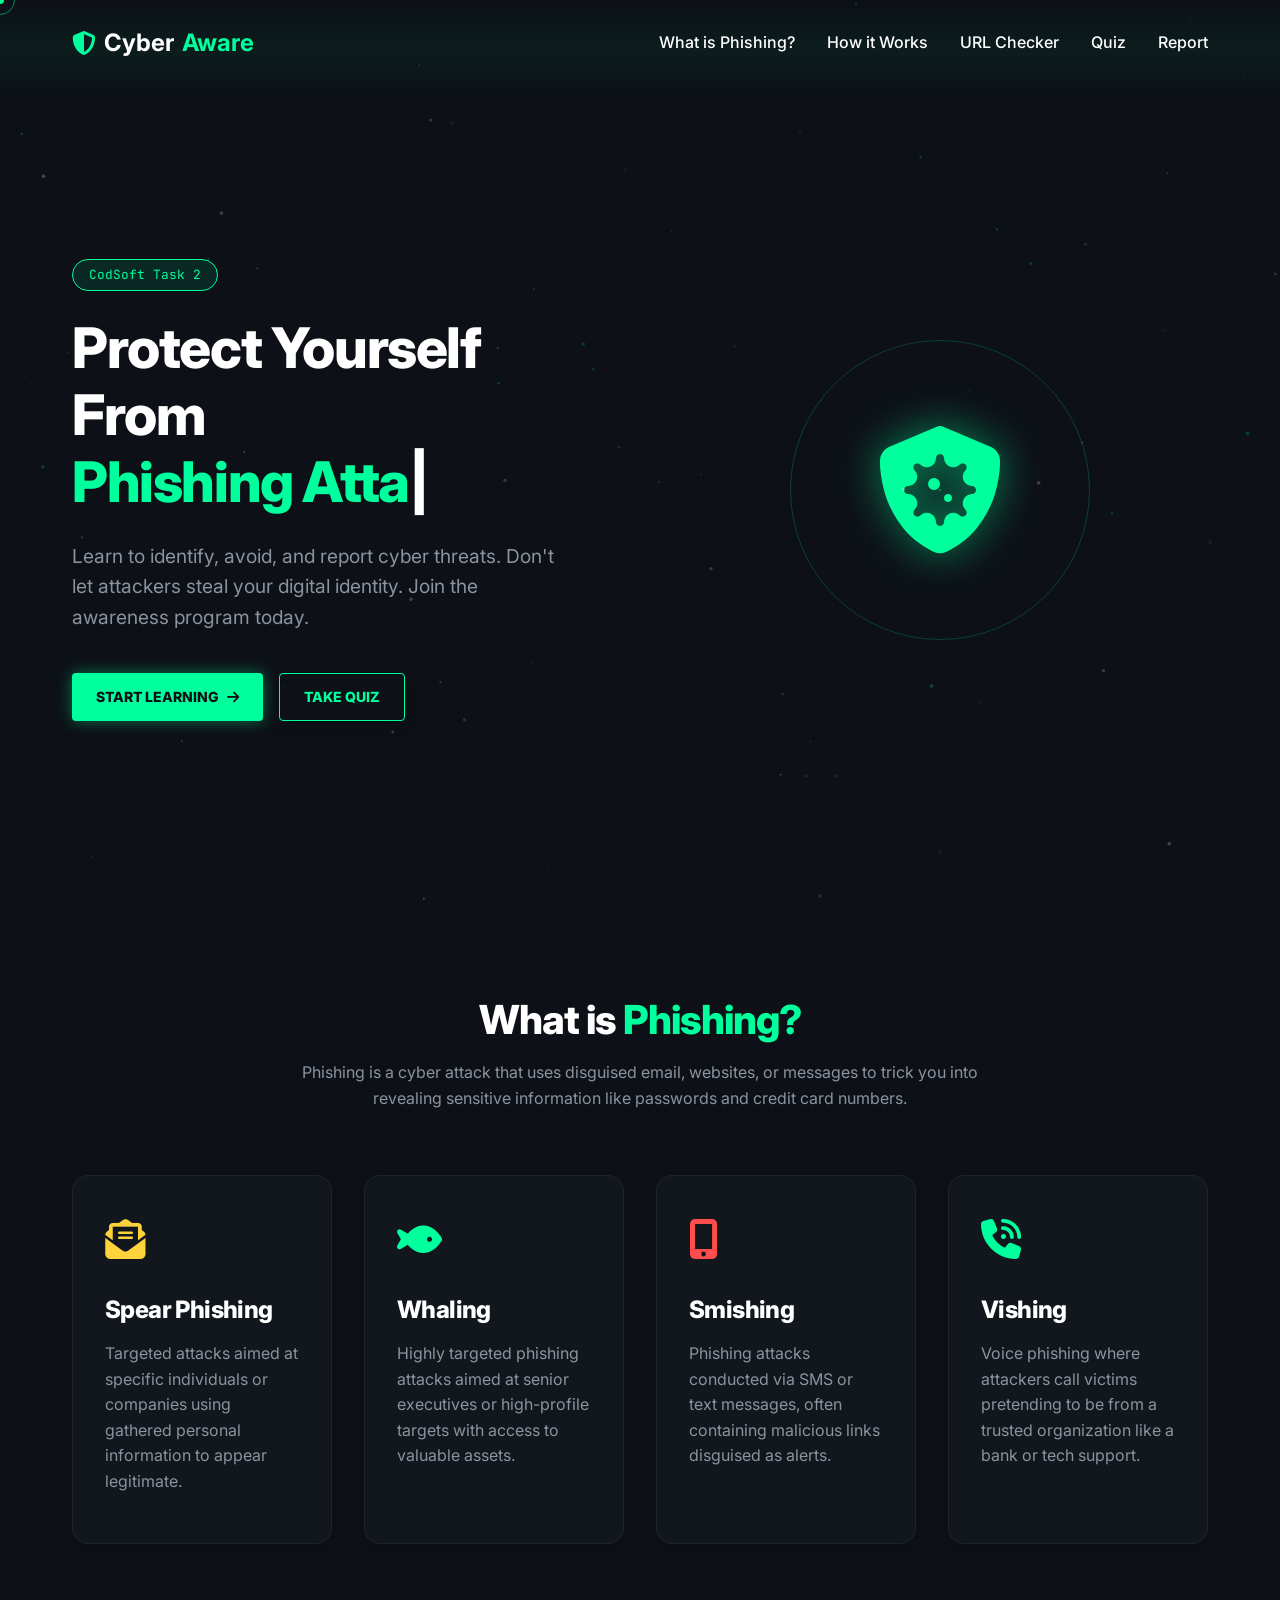
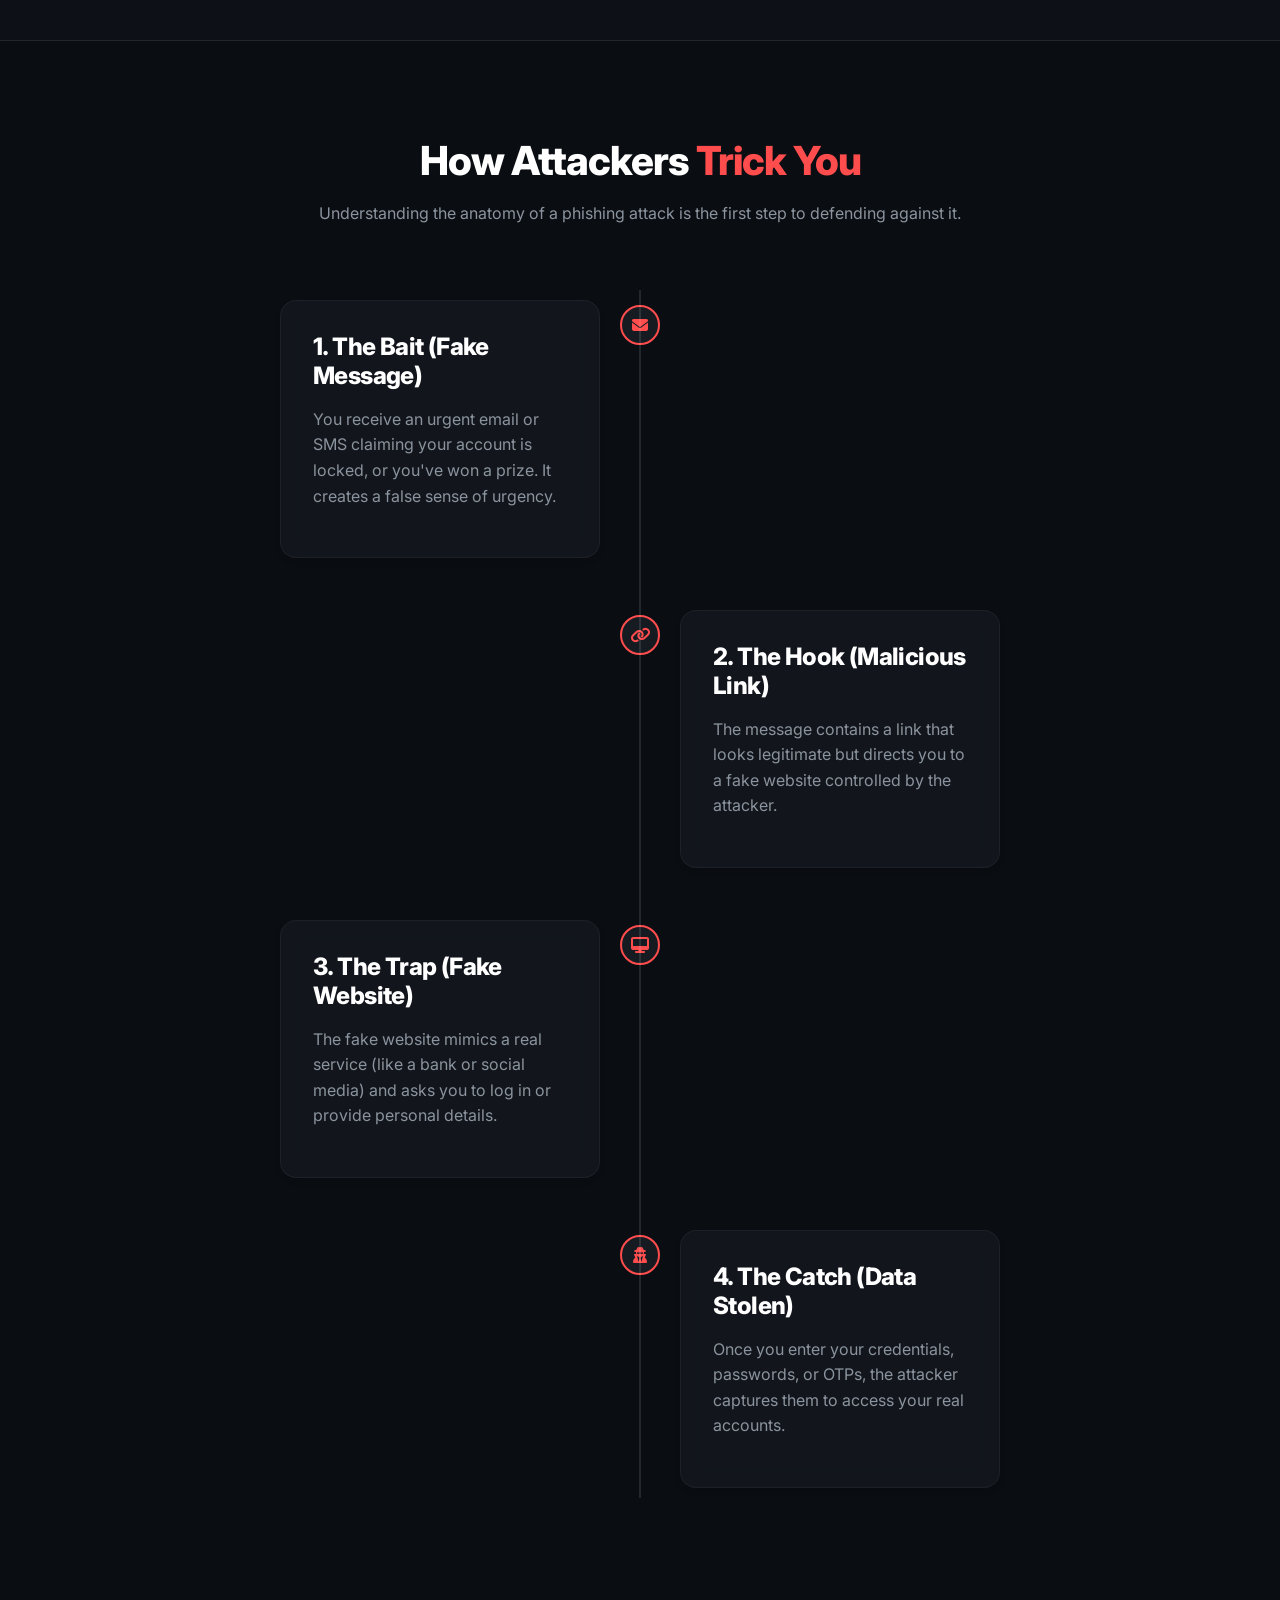
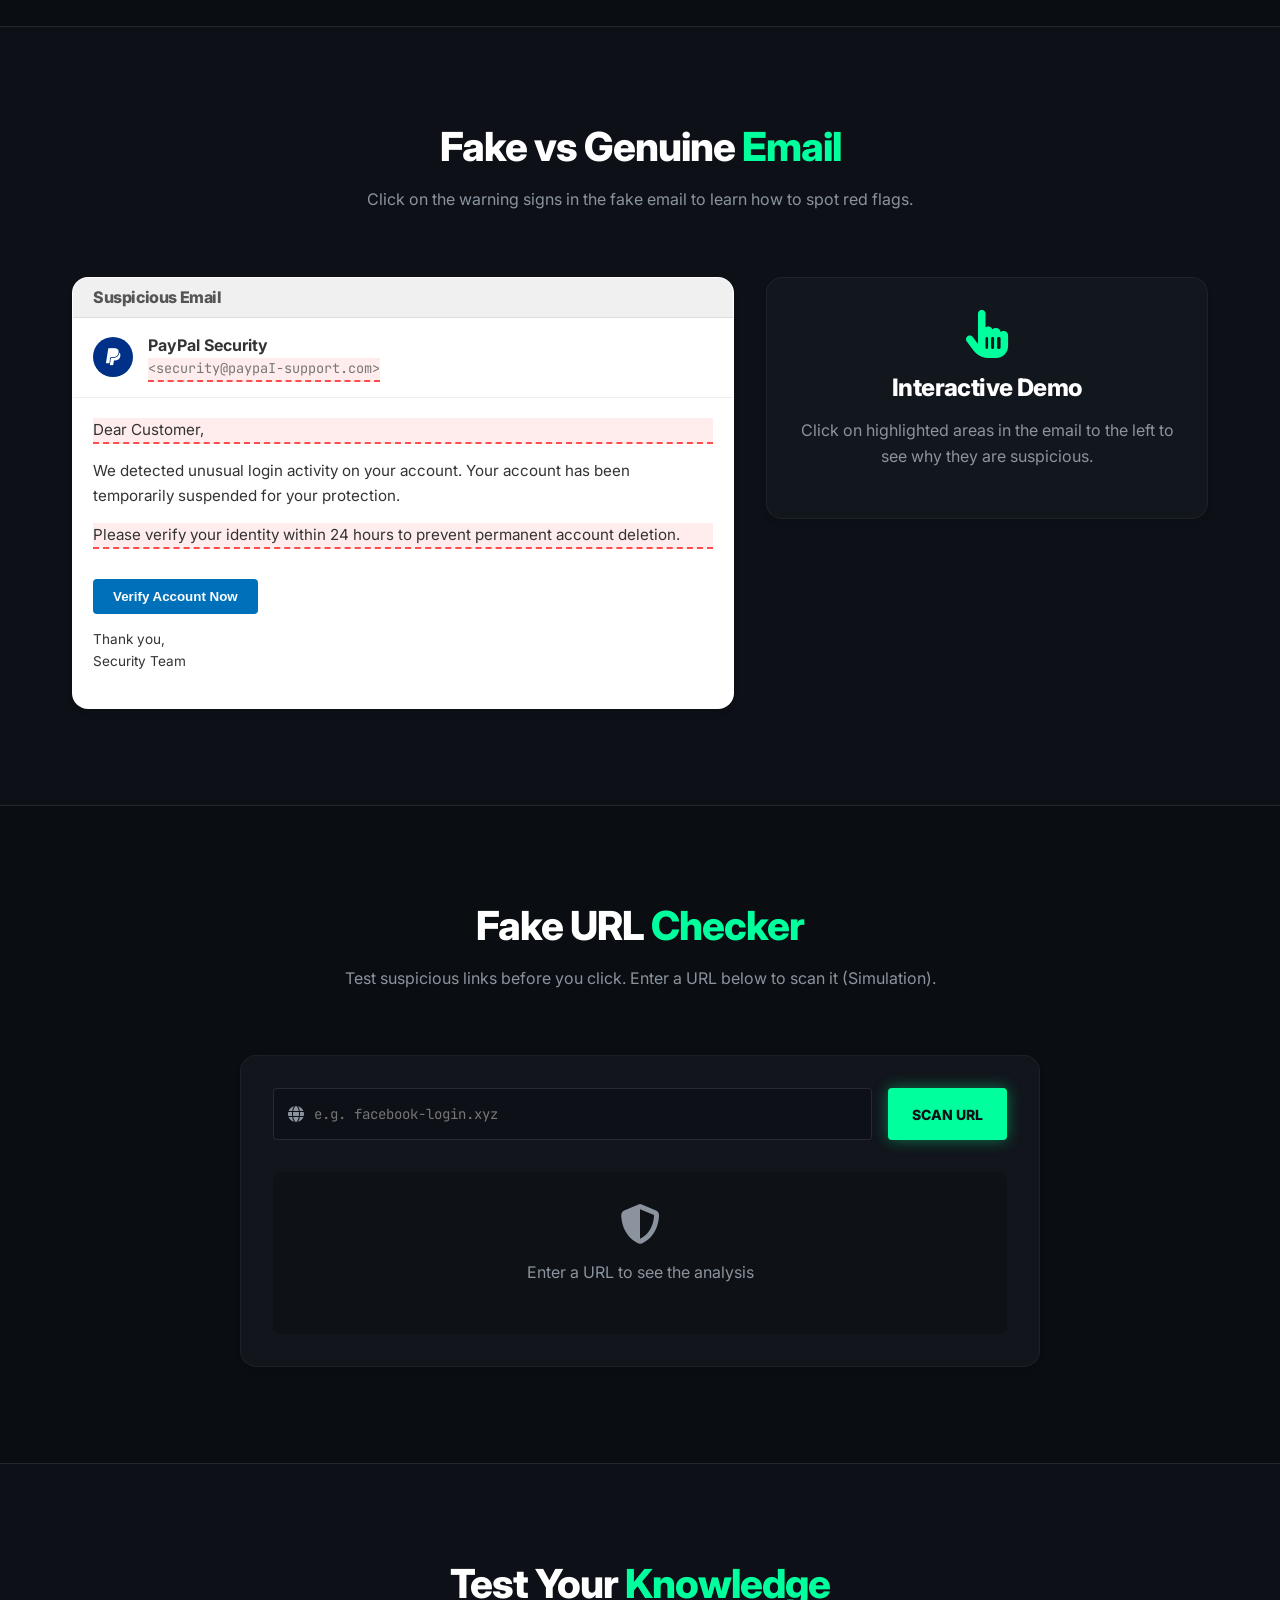
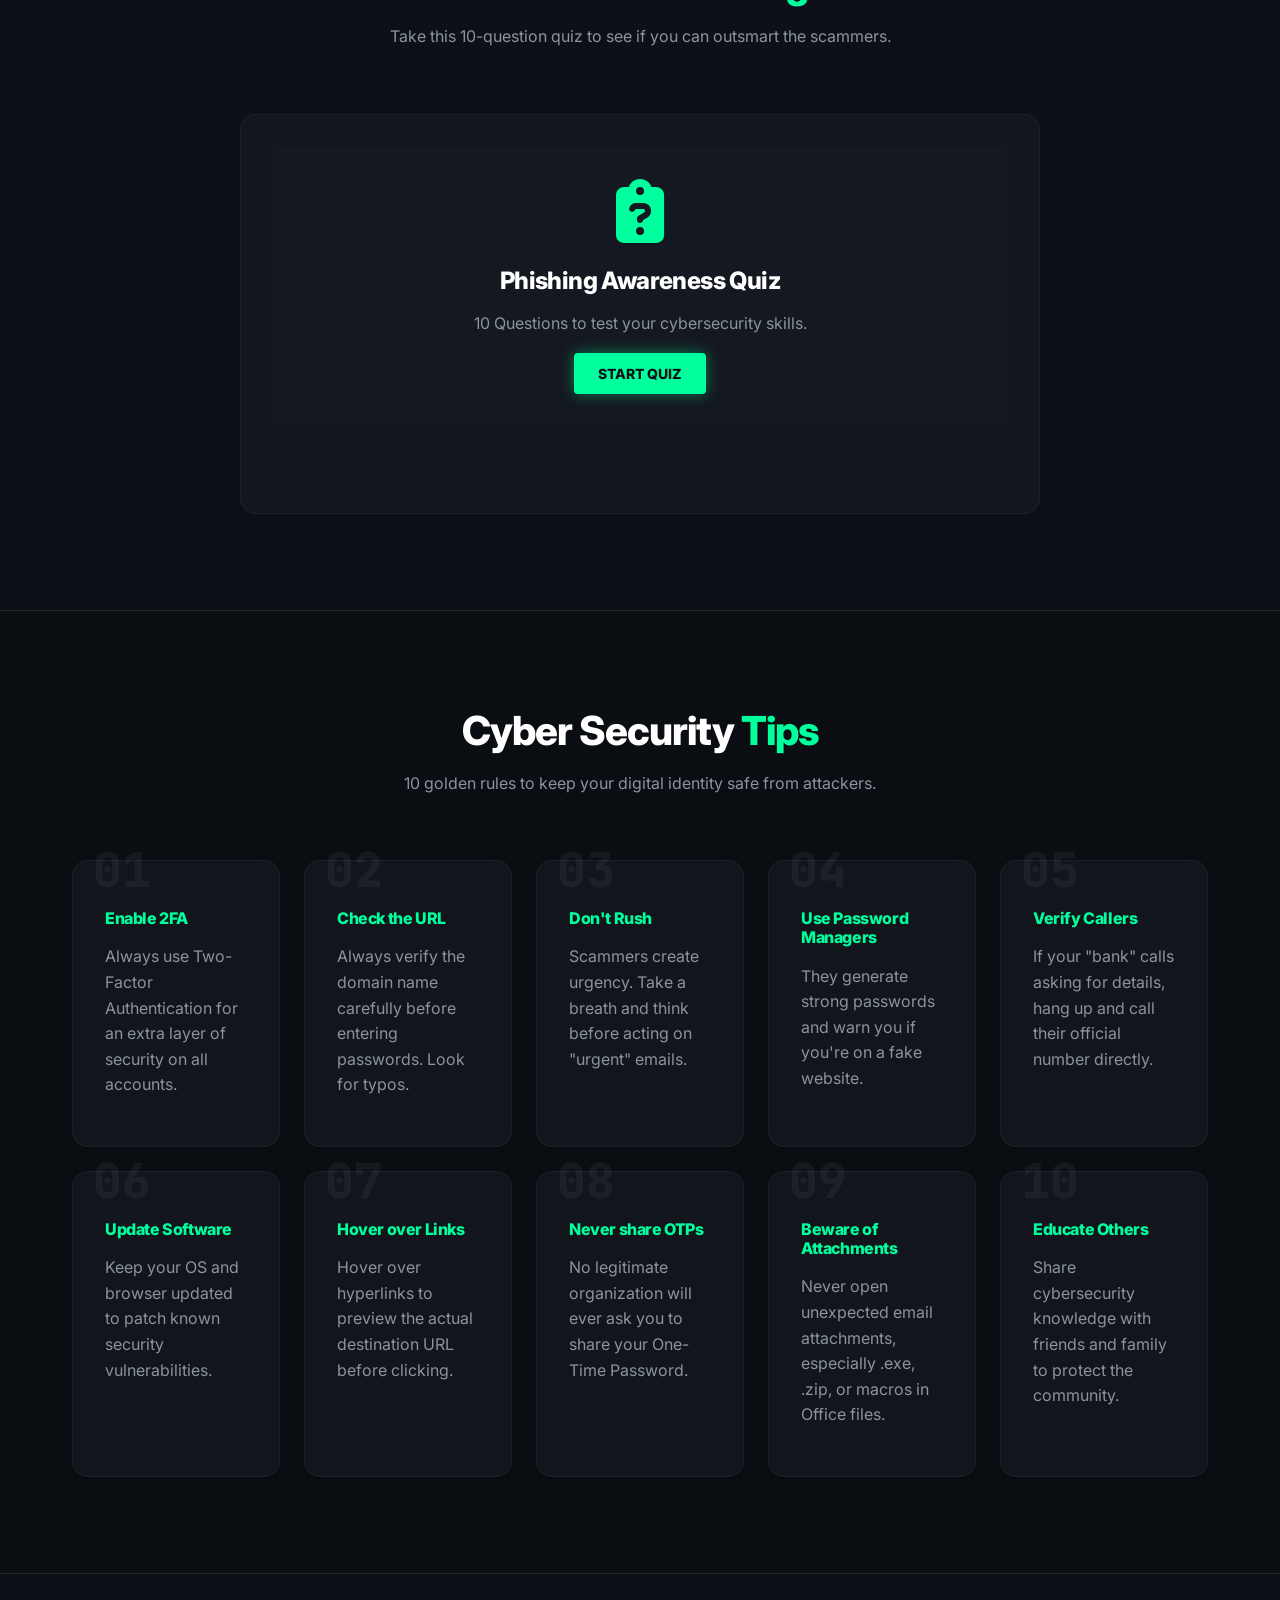
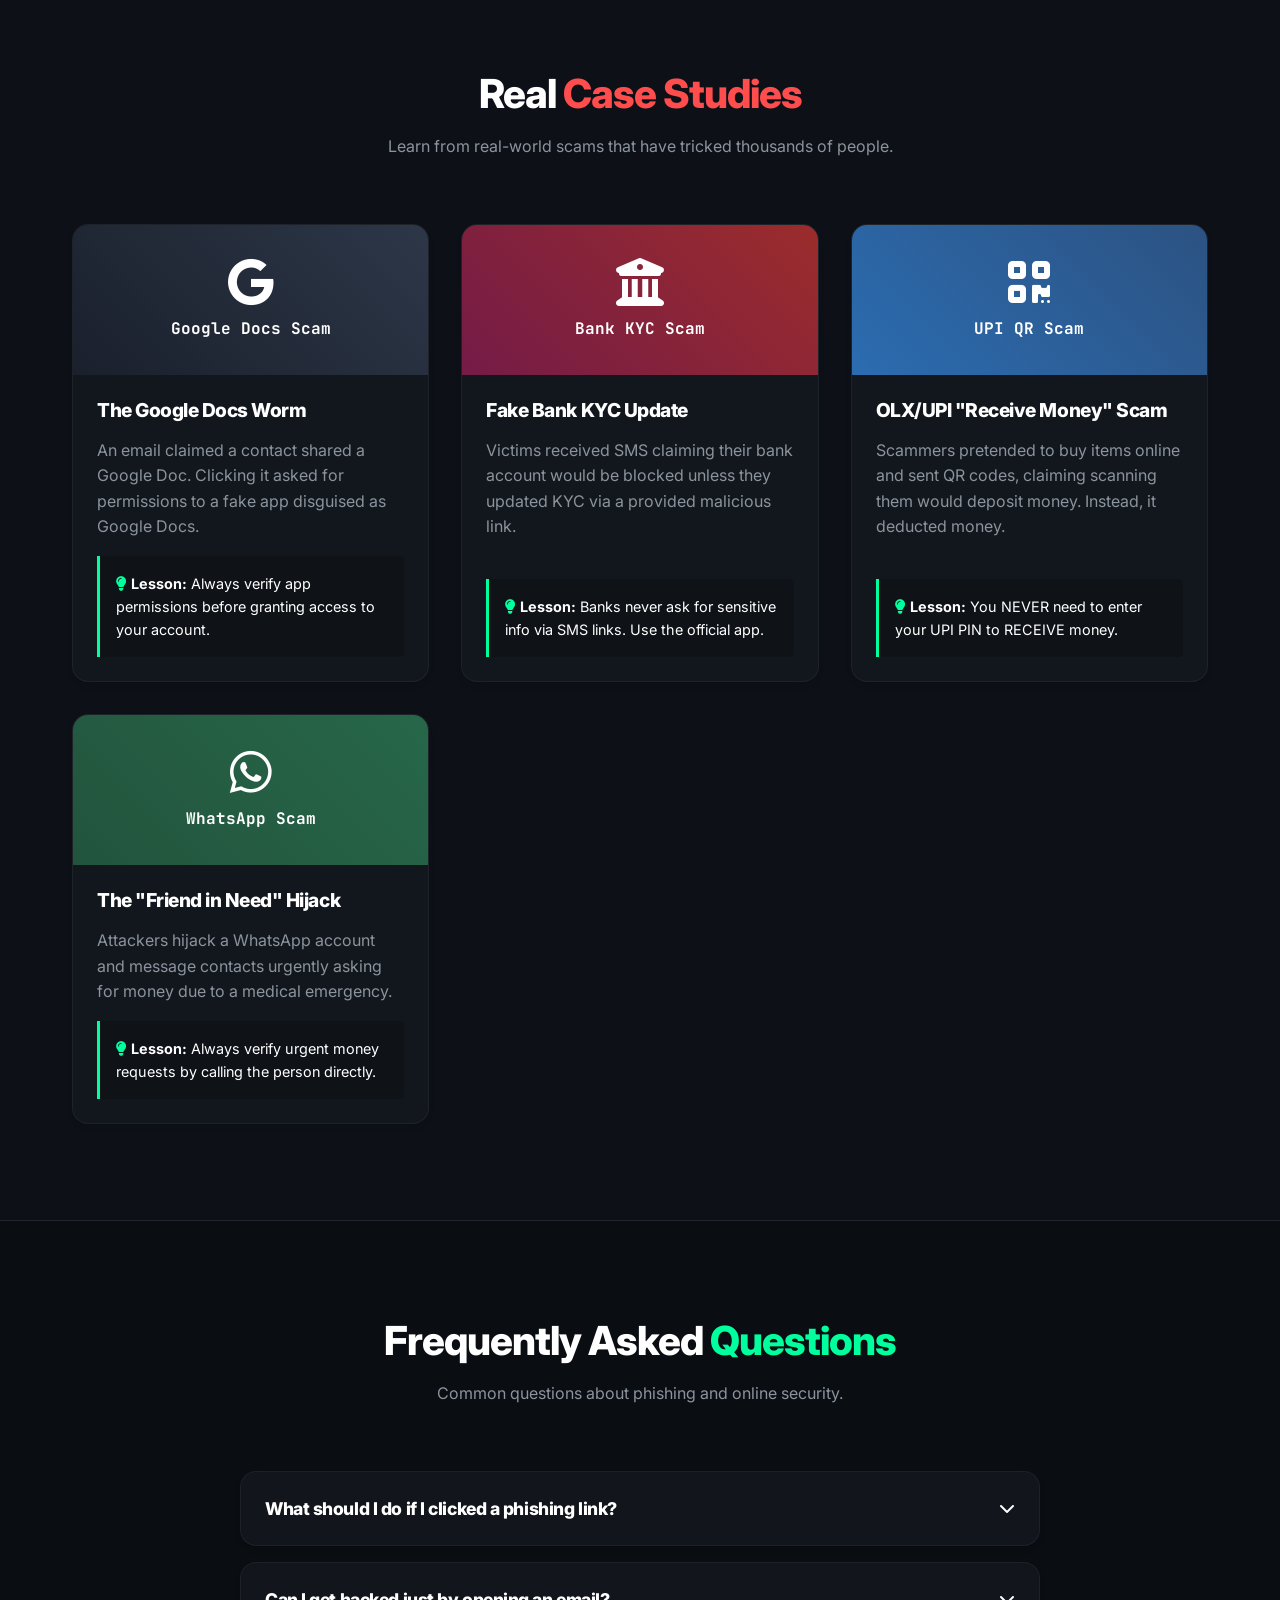
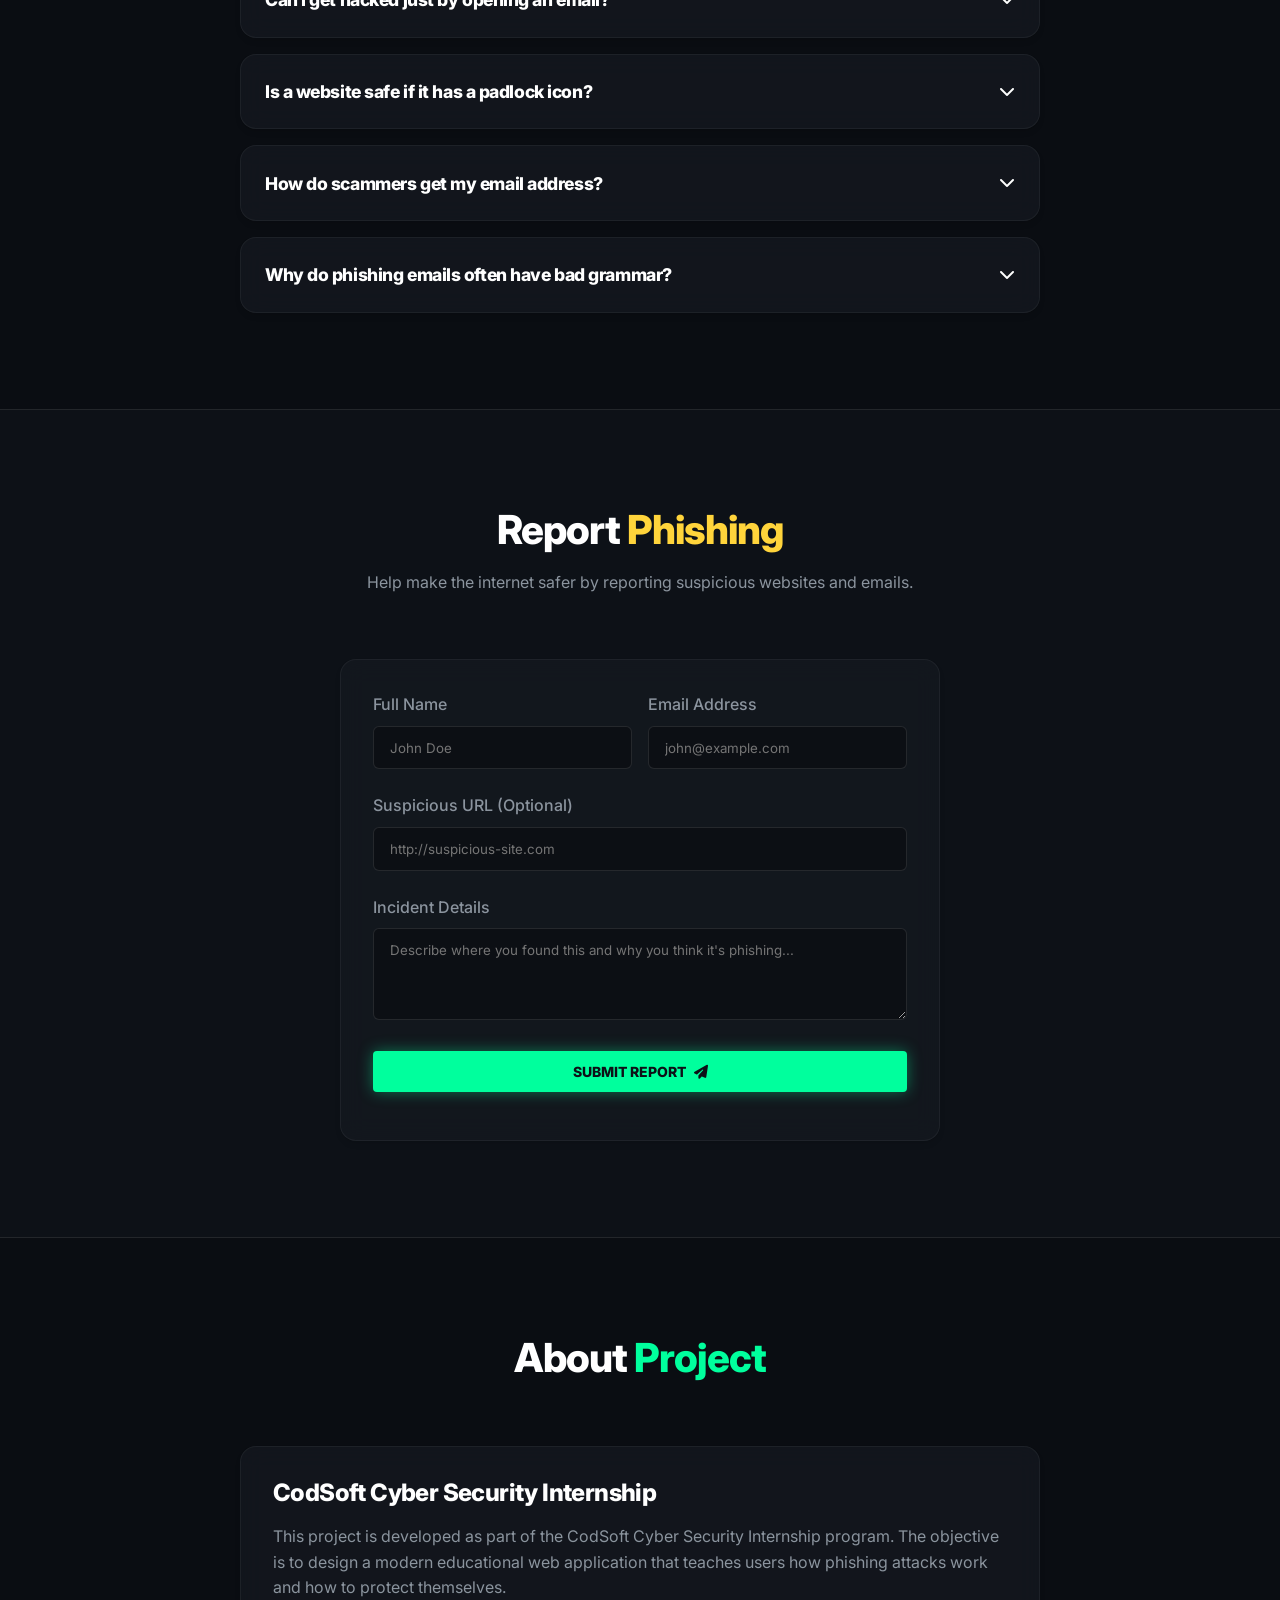
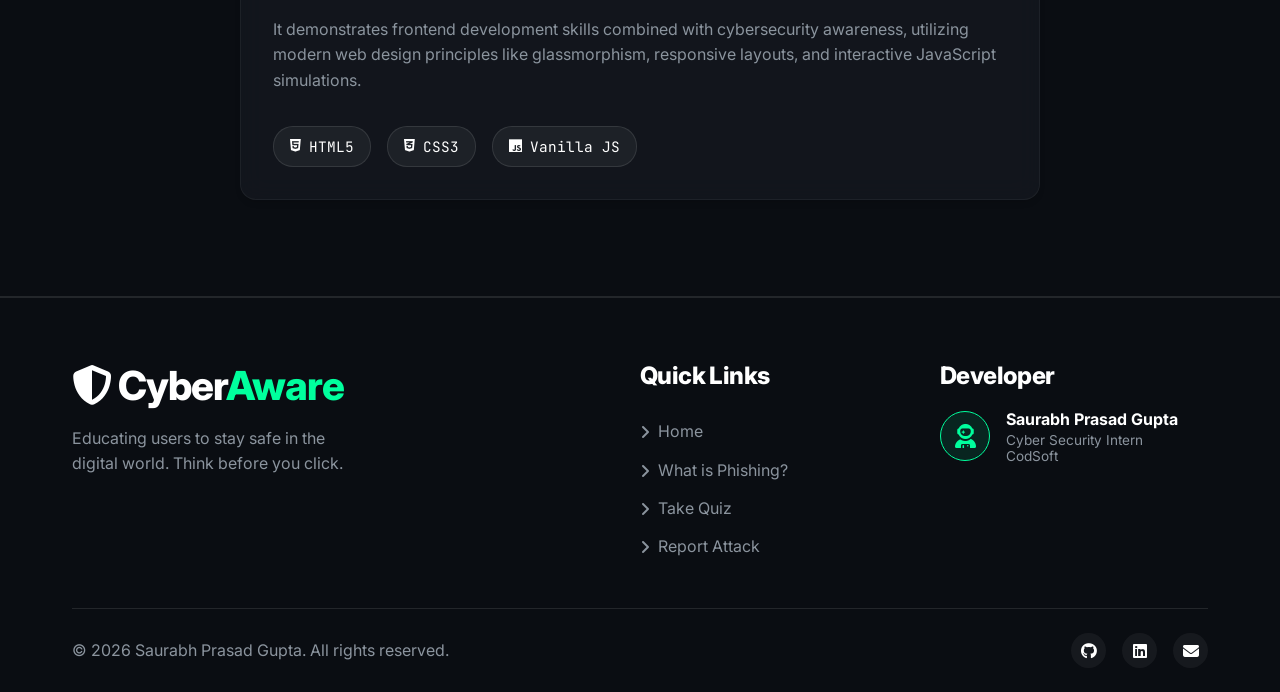
<file: Task2_Phishing_Awareness_Program/index.html>
<!DOCTYPE html>
<html lang="en">
<head>
    <meta charset="UTF-8">
    <meta name="viewport" content="width=device-width, initial-scale=1.0">
    <title>Phishing Awareness Program | CodSoft Internship</title>
    <!-- CSS -->
    <link rel="stylesheet" href="css/style.css">
    <link rel="stylesheet" href="css/responsive.css">
    <!-- FontAwesome for Icons -->
    <link rel="stylesheet" href="https://cdnjs.cloudflare.com/ajax/libs/font-awesome/6.4.0/css/all.min.css">
    <!-- Google Fonts -->
    <link href="https://fonts.googleapis.com/css2?family=Inter:wght@300;400;500;600;700&family=JetBrains+Mono:wght@400;700&display=swap" rel="stylesheet">
</head>
<body>
    <div id="loader">
        <div class="loader-circle"></div>
        <div class="loader-text typing-text">INITIALIZING SYSTEM...</div>
    </div>

    <!-- Scroll Progress Bar -->
    <div class="scroll-progress-bar" id="scroll-progress"></div>

    <canvas id="particle-canvas"></canvas>

    <!-- Custom Cursor -->
    <div class="cursor" id="custom-cursor"></div>
    <div class="cursor-follower" id="custom-cursor-follower"></div>

    <!-- Navbar -->
    <nav class="navbar" id="navbar">
        <div class="container nav-container">
            <a href="#home" class="logo">
                <i class="fa-solid fa-shield-halved"></i> Cyber<span class="primary-text">Aware</span>
            </a>
            <div class="nav-links">
                <a href="#about-phishing">What is Phishing?</a>
                <a href="#how-it-works">How it Works</a>
                <a href="#url-checker">URL Checker</a>
                <a href="#quiz">Quiz</a>
                <a href="#report">Report</a>
            </div>
            <div class="hamburger" id="hamburger-menu">
                <i class="fa-solid fa-bars"></i>
            </div>
        </div>
    </nav>

    <!-- Mobile Menu -->
    <div class="mobile-menu" id="mobile-menu">
        <div class="close-menu" id="close-menu"><i class="fa-solid fa-xmark"></i></div>
        <a href="#about-phishing" class="mobile-link">What is Phishing?</a>
        <a href="#how-it-works" class="mobile-link">How it Works</a>
        <a href="#url-checker" class="mobile-link">URL Checker</a>
        <a href="#quiz" class="mobile-link">Quiz</a>
        <a href="#report" class="mobile-link">Report</a>
    </div>

    <!-- Hero Section -->
    <section class="hero" id="home">
        <div class="container hero-container">
            <div class="hero-content">
                <div class="hero-badge fade-in">CodSoft Task 2</div>
                <h1 class="hero-title slide-in-bottom">Protect Yourself From <br><span class="primary-text" id="typewriter"></span><span class="cursor-blink">|</span></h1>
                <p class="hero-subtitle slide-in-bottom" style="transition-delay: 0.2s">Learn to identify, avoid, and report cyber threats. Don't let attackers steal your digital identity. Join the awareness program today.</p>
                <div class="hero-buttons slide-in-bottom" style="transition-delay: 0.4s">
                    <a href="#about-phishing" class="btn btn-primary glowing-btn">Start Learning <i class="fa-solid fa-arrow-right"></i></a>
                    <a href="#quiz" class="btn btn-outline">Take Quiz</a>
                </div>
            </div>
            <div class="hero-image fade-in" style="transition-delay: 0.6s">
                <div class="shield-animation">
                    <i class="fa-solid fa-shield-virus shield-icon"></i>
                    <div class="radar"></div>
                    <div class="radar-scan"></div>
                </div>
            </div>
        </div>
    </section>

    <!-- About Phishing -->
    <section class="section" id="about-phishing">
        <div class="container">
            <div class="section-header reveal">
                <h2>What is <span class="primary-text">Phishing?</span></h2>
                <p>Phishing is a cyber attack that uses disguised email, websites, or messages to trick you into revealing sensitive information like passwords and credit card numbers.</p>
            </div>
            <div class="cards-grid">
                <div class="card glass-card hover-glow reveal">
                    <div class="card-icon"><i class="fa-solid fa-envelope-open-text warning-text"></i></div>
                    <h3>Spear Phishing</h3>
                    <p>Targeted attacks aimed at specific individuals or companies using gathered personal information to appear legitimate.</p>
                </div>
                <div class="card glass-card hover-glow reveal" style="transition-delay: 0.1s;">
                    <div class="card-icon"><i class="fa-solid fa-fish primary-text"></i></div>
                    <h3>Whaling</h3>
                    <p>Highly targeted phishing attacks aimed at senior executives or high-profile targets with access to valuable assets.</p>
                </div>
                <div class="card glass-card hover-glow reveal" style="transition-delay: 0.2s;">
                    <div class="card-icon"><i class="fa-solid fa-mobile-screen-button danger-text"></i></div>
                    <h3>Smishing</h3>
                    <p>Phishing attacks conducted via SMS or text messages, often containing malicious links disguised as alerts.</p>
                </div>
                <div class="card glass-card hover-glow reveal" style="transition-delay: 0.3s;">
                    <div class="card-icon"><i class="fa-solid fa-phone-volume primary-text"></i></div>
                    <h3>Vishing</h3>
                    <p>Voice phishing where attackers call victims pretending to be from a trusted organization like a bank or tech support.</p>
                </div>
            </div>
        </div>
    </section>

    <!-- How Attackers Trick You -->
    <section class="section alt-bg" id="how-it-works">
        <div class="container">
            <div class="section-header reveal">
                <h2>How Attackers <span class="danger-text">Trick You</span></h2>
                <p>Understanding the anatomy of a phishing attack is the first step to defending against it.</p>
            </div>
            
            <div class="timeline">
                <div class="timeline-item reveal left">
                    <div class="timeline-icon"><i class="fa-solid fa-envelope"></i></div>
                    <div class="timeline-content glass-card hover-border">
                        <h3>1. The Bait (Fake Message)</h3>
                        <p>You receive an urgent email or SMS claiming your account is locked, or you've won a prize. It creates a false sense of urgency.</p>
                    </div>
                </div>
                <div class="timeline-item reveal right">
                    <div class="timeline-icon"><i class="fa-solid fa-link"></i></div>
                    <div class="timeline-content glass-card hover-border">
                        <h3>2. The Hook (Malicious Link)</h3>
                        <p>The message contains a link that looks legitimate but directs you to a fake website controlled by the attacker.</p>
                    </div>
                </div>
                <div class="timeline-item reveal left">
                    <div class="timeline-icon"><i class="fa-solid fa-desktop"></i></div>
                    <div class="timeline-content glass-card hover-border">
                        <h3>3. The Trap (Fake Website)</h3>
                        <p>The fake website mimics a real service (like a bank or social media) and asks you to log in or provide personal details.</p>
                    </div>
                </div>
                <div class="timeline-item reveal right">
                    <div class="timeline-icon"><i class="fa-solid fa-user-secret"></i></div>
                    <div class="timeline-content glass-card hover-border">
                        <h3>4. The Catch (Data Stolen)</h3>
                        <p>Once you enter your credentials, passwords, or OTPs, the attacker captures them to access your real accounts.</p>
                    </div>
                </div>
            </div>
        </div>
    </section>

    <!-- Fake vs Genuine Email -->
    <section class="section" id="email-comparison">
        <div class="container">
            <div class="section-header reveal">
                <h2>Fake vs Genuine <span class="primary-text">Email</span></h2>
                <p>Click on the warning signs in the fake email to learn how to spot red flags.</p>
            </div>
            
            <div class="email-comparison-container reveal">
                <div class="email-box fake-email glass-card">
                    <div class="email-header">
                        <div class="email-title-bar">
                            <h4>Suspicious Email</h4>
                        </div>
                        <div class="sender-info">
                            <div class="sender-avatar"><i class="fa-brands fa-paypal"></i></div>
                            <div class="sender-details">
                                <span class="sender-name">PayPal Security</span>
                                <span class="sender-address tooltip-target" data-info="Check the domain! Attackers often use misspelled domains like 'paypal-security.com' instead of 'paypal.com'.">&lt;security@paypaI-support.com&gt;</span>
                            </div>
                        </div>
                    </div>
                    <div class="email-body">
                        <p class="greeting tooltip-target" data-info="Generic greetings (Dear Customer) are common in phishing. Legitimate companies usually use your actual name.">Dear Customer,</p>
                        <p>We detected unusual login activity on your account. Your account has been temporarily suspended for your protection.</p>
                        <p class="urgency tooltip-target" data-info="Attackers create artificial urgency so you act quickly without thinking.">Please verify your identity within 24 hours to prevent permanent account deletion.</p>
                        <div class="email-action">
                            <button class="phishing-btn tooltip-target" data-info="Hover over links before clicking! This button likely leads to a malicious site.">Verify Account Now</button>
                        </div>
                        <p class="footer-text">Thank you,<br>Security Team</p>
                    </div>
                </div>
                
                <div class="interactive-info glass-card" id="email-info-box">
                    <i class="fa-solid fa-hand-pointer primary-text info-icon"></i>
                    <h3>Interactive Demo</h3>
                    <p>Click on highlighted areas in the email to the left to see why they are suspicious.</p>
                </div>
            </div>
        </div>
    </section>

    <!-- URL Checker Simulation -->
    <section class="section alt-bg" id="url-checker">
        <div class="container">
            <div class="section-header reveal">
                <h2>Fake URL <span class="primary-text">Checker</span></h2>
                <p>Test suspicious links before you click. Enter a URL below to scan it (Simulation).</p>
            </div>
            
            <div class="checker-container glass-card reveal">
                <div class="input-group">
                    <div class="input-wrapper">
                        <i class="fa-solid fa-globe input-icon"></i>
                        <input type="text" id="url-input" placeholder="e.g. facebook-login.xyz">
                    </div>
                    <button class="btn btn-primary glowing-btn" id="check-url-btn">Scan URL</button>
                </div>
                
                <div class="checker-result" id="url-result">
                    <!-- Results will be displayed here via JS -->
                    <div class="result-placeholder">
                        <i class="fa-solid fa-shield-halved"></i>
                        <p>Enter a URL to see the analysis</p>
                    </div>
                </div>
            </div>
        </div>
    </section>

    <!-- Phishing Quiz -->
    <section class="section" id="quiz">
        <div class="container">
            <div class="section-header reveal">
                <h2>Test Your <span class="primary-text">Knowledge</span></h2>
                <p>Take this 10-question quiz to see if you can outsmart the scammers.</p>
            </div>
            
            <div class="quiz-container glass-card reveal">
                <div id="quiz-start" class="quiz-screen active">
                    <i class="fa-solid fa-clipboard-question quiz-icon"></i>
                    <h3>Phishing Awareness Quiz</h3>
                    <p>10 Questions to test your cybersecurity skills.</p>
                    <button class="btn btn-primary glowing-btn" id="start-quiz-btn">Start Quiz</button>
                </div>
                
                <div id="quiz-active" class="quiz-screen">
                    <div class="quiz-header">
                        <span class="question-tracker">Question <span id="current-q">1</span>/10</span>
                        <div class="progress-bar-container">
                            <div class="progress-bar" id="quiz-progress"></div>
                        </div>
                    </div>
                    <div class="question-container">
                        <h3 id="question-text">Question text goes here?</h3>
                        <div class="options-container" id="options-container">
                            <!-- Options generated via JS -->
                        </div>
                    </div>
                    <div class="quiz-footer">
                        <button class="btn btn-outline" id="next-q-btn" disabled>Next <i class="fa-solid fa-arrow-right"></i></button>
                    </div>
                </div>
                
                <div id="quiz-result" class="quiz-screen">
                    <div class="score-circle">
                        <svg viewBox="0 0 36 36" class="circular-chart primary">
                            <path class="circle-bg" d="M18 2.0845 a 15.9155 15.9155 0 0 1 0 31.831 a 15.9155 15.9155 0 0 1 0 -31.831" />
                            <path class="circle" id="score-path" stroke-dasharray="0, 100" d="M18 2.0845 a 15.9155 15.9155 0 0 1 0 31.831 a 15.9155 15.9155 0 0 1 0 -31.831" />
                            <text x="18" y="20.35" class="percentage" id="score-percentage">0%</text>
                        </svg>
                    </div>
                    <h3 id="score-message">Quiz Complete!</h3>
                    <p>You scored <span id="final-score" class="primary-text">0</span> out of 10.</p>
                    <div class="quiz-review" id="quiz-review">
                        <!-- Review answers will be shown here -->
                    </div>
                    <button class="btn btn-primary glowing-btn" id="restart-quiz-btn"><i class="fa-solid fa-rotate-right"></i> Retake Quiz</button>
                </div>
            </div>
        </div>
    </section>

    <!-- Security Tips -->
    <section class="section alt-bg" id="tips">
        <div class="container">
            <div class="section-header reveal">
                <h2>Cyber Security <span class="primary-text">Tips</span></h2>
                <p>10 golden rules to keep your digital identity safe from attackers.</p>
            </div>
            
            <div class="tips-grid">
                <!-- 10 Tips -->
                <div class="tip-card glass-card hover-lift reveal">
                    <div class="tip-number">01</div>
                    <h4>Enable 2FA</h4>
                    <p>Always use Two-Factor Authentication for an extra layer of security on all accounts.</p>
                </div>
                <div class="tip-card glass-card hover-lift reveal">
                    <div class="tip-number">02</div>
                    <h4>Check the URL</h4>
                    <p>Always verify the domain name carefully before entering passwords. Look for typos.</p>
                </div>
                <div class="tip-card glass-card hover-lift reveal">
                    <div class="tip-number">03</div>
                    <h4>Don't Rush</h4>
                    <p>Scammers create urgency. Take a breath and think before acting on "urgent" emails.</p>
                </div>
                <div class="tip-card glass-card hover-lift reveal">
                    <div class="tip-number">04</div>
                    <h4>Use Password Managers</h4>
                    <p>They generate strong passwords and warn you if you're on a fake website.</p>
                </div>
                <div class="tip-card glass-card hover-lift reveal">
                    <div class="tip-number">05</div>
                    <h4>Verify Callers</h4>
                    <p>If your "bank" calls asking for details, hang up and call their official number directly.</p>
                </div>
                <div class="tip-card glass-card hover-lift reveal">
                    <div class="tip-number">06</div>
                    <h4>Update Software</h4>
                    <p>Keep your OS and browser updated to patch known security vulnerabilities.</p>
                </div>
                <div class="tip-card glass-card hover-lift reveal">
                    <div class="tip-number">07</div>
                    <h4>Hover over Links</h4>
                    <p>Hover over hyperlinks to preview the actual destination URL before clicking.</p>
                </div>
                <div class="tip-card glass-card hover-lift reveal">
                    <div class="tip-number">08</div>
                    <h4>Never share OTPs</h4>
                    <p>No legitimate organization will ever ask you to share your One-Time Password.</p>
                </div>
                <div class="tip-card glass-card hover-lift reveal">
                    <div class="tip-number">09</div>
                    <h4>Beware of Attachments</h4>
                    <p>Never open unexpected email attachments, especially .exe, .zip, or macros in Office files.</p>
                </div>
                <div class="tip-card glass-card hover-lift reveal">
                    <div class="tip-number">10</div>
                    <h4>Educate Others</h4>
                    <p>Share cybersecurity knowledge with friends and family to protect the community.</p>
                </div>
            </div>
        </div>
    </section>

    <!-- Case Studies -->
    <section class="section" id="case-studies">
        <div class="container">
            <div class="section-header reveal">
                <h2>Real <span class="danger-text">Case Studies</span></h2>
                <p>Learn from real-world scams that have tricked thousands of people.</p>
            </div>
            
            <div class="cases-grid">
                <div class="case-card glass-card reveal">
                    <div class="case-img placeholder-img">
                        <i class="fa-brands fa-google"></i>
                        <span>Google Docs Scam</span>
                    </div>
                    <div class="case-content">
                        <h3>The Google Docs Worm</h3>
                        <p>An email claimed a contact shared a Google Doc. Clicking it asked for permissions to a fake app disguised as Google Docs.</p>
                        <div class="lesson">
                            <i class="fa-solid fa-lightbulb primary-text"></i>
                            <strong>Lesson:</strong> Always verify app permissions before granting access to your account.
                        </div>
                    </div>
                </div>
                <div class="case-card glass-card reveal" style="transition-delay: 0.1s;">
                    <div class="case-img placeholder-img bank-bg">
                        <i class="fa-solid fa-building-columns"></i>
                        <span>Bank KYC Scam</span>
                    </div>
                    <div class="case-content">
                        <h3>Fake Bank KYC Update</h3>
                        <p>Victims received SMS claiming their bank account would be blocked unless they updated KYC via a provided malicious link.</p>
                        <div class="lesson">
                            <i class="fa-solid fa-lightbulb primary-text"></i>
                            <strong>Lesson:</strong> Banks never ask for sensitive info via SMS links. Use the official app.
                        </div>
                    </div>
                </div>
                <div class="case-card glass-card reveal" style="transition-delay: 0.2s;">
                    <div class="case-img placeholder-img upi-bg">
                        <i class="fa-solid fa-qrcode"></i>
                        <span>UPI QR Scam</span>
                    </div>
                    <div class="case-content">
                        <h3>OLX/UPI "Receive Money" Scam</h3>
                        <p>Scammers pretended to buy items online and sent QR codes, claiming scanning them would deposit money. Instead, it deducted money.</p>
                        <div class="lesson">
                            <i class="fa-solid fa-lightbulb primary-text"></i>
                            <strong>Lesson:</strong> You NEVER need to enter your UPI PIN to RECEIVE money.
                        </div>
                    </div>
                </div>
                <div class="case-card glass-card reveal" style="transition-delay: 0.3s;">
                    <div class="case-img placeholder-img whatsapp-bg">
                        <i class="fa-brands fa-whatsapp"></i>
                        <span>WhatsApp Scam</span>
                    </div>
                    <div class="case-content">
                        <h3>The "Friend in Need" Hijack</h3>
                        <p>Attackers hijack a WhatsApp account and message contacts urgently asking for money due to a medical emergency.</p>
                        <div class="lesson">
                            <i class="fa-solid fa-lightbulb primary-text"></i>
                            <strong>Lesson:</strong> Always verify urgent money requests by calling the person directly.
                        </div>
                    </div>
                </div>
            </div>
        </div>
    </section>

    <!-- FAQ Section -->
    <section class="section alt-bg" id="faq">
        <div class="container">
            <div class="section-header reveal">
                <h2>Frequently Asked <span class="primary-text">Questions</span></h2>
                <p>Common questions about phishing and online security.</p>
            </div>
            
            <div class="faq-container reveal">
                <div class="accordion">
                    <div class="accordion-item glass-card">
                        <div class="accordion-header">
                            <h4>What should I do if I clicked a phishing link?</h4>
                            <div class="accordion-icon"><i class="fa-solid fa-chevron-down"></i></div>
                        </div>
                        <div class="accordion-body">
                            <p>Disconnect from the internet immediately. Run a full antivirus scan. If you entered passwords, change them immediately from a different device, and enable Two-Factor Authentication (2FA) on the affected account.</p>
                        </div>
                    </div>
                    <div class="accordion-item glass-card">
                        <div class="accordion-header">
                            <h4>Can I get hacked just by opening an email?</h4>
                            <div class="accordion-icon"><i class="fa-solid fa-chevron-down"></i></div>
                        </div>
                        <div class="accordion-body">
                            <p>Generally, no. Simply opening an email is usually safe in modern email clients. The danger lies in clicking links, downloading attachments, or replying with personal information. However, you should still disable automatic image loading to prevent tracking pixels.</p>
                        </div>
                    </div>
                    <div class="accordion-item glass-card">
                        <div class="accordion-header">
                            <h4>Is a website safe if it has a padlock icon?</h4>
                            <div class="accordion-icon"><i class="fa-solid fa-chevron-down"></i></div>
                        </div>
                        <div class="accordion-body">
                            <p>Not necessarily! The padlock (HTTPS) only means the connection between you and the website is encrypted. A scammer can easily get an SSL certificate for their fake website. You must always check the actual domain name.</p>
                        </div>
                    </div>
                    <div class="accordion-item glass-card">
                        <div class="accordion-header">
                            <h4>How do scammers get my email address?</h4>
                            <div class="accordion-icon"><i class="fa-solid fa-chevron-down"></i></div>
                        </div>
                        <div class="accordion-body">
                            <p>Emails are often harvested from data breaches, public social media profiles, buying lists on the dark web, or by guessing common email formats. You can use services like 'Have I Been Pwned' to check if your email was in a breach.</p>
                        </div>
                    </div>
                    <div class="accordion-item glass-card">
                        <div class="accordion-header">
                            <h4>Why do phishing emails often have bad grammar?</h4>
                            <div class="accordion-icon"><i class="fa-solid fa-chevron-down"></i></div>
                        </div>
                        <div class="accordion-body">
                            <p>While sometimes they originate from non-native speakers, it's often an intentional tactic. By using poor grammar, attackers filter out cautious people and ensure they only spend time targeting the most vulnerable or careless individuals.</p>
                        </div>
                    </div>
                </div>
            </div>
        </div>
    </section>

    <!-- Report Phishing -->
    <section class="section" id="report">
        <div class="container">
            <div class="section-header reveal">
                <h2>Report <span class="warning-text">Phishing</span></h2>
                <p>Help make the internet safer by reporting suspicious websites and emails.</p>
            </div>
            
            <div class="contact-container glass-card reveal">
                <form id="report-form" class="contact-form">
                    <div class="form-row">
                        <div class="form-group">
                            <label for="name">Full Name</label>
                            <input type="text" id="name" required placeholder="John Doe">
                        </div>
                        <div class="form-group">
                            <label for="email">Email Address</label>
                            <input type="email" id="email" required placeholder="john@example.com">
                        </div>
                    </div>
                    <div class="form-group">
                        <label for="fake-url">Suspicious URL (Optional)</label>
                        <input type="url" id="fake-url" placeholder="http://suspicious-site.com">
                    </div>
                    <div class="form-group">
                        <label for="message">Incident Details</label>
                        <textarea id="message" rows="4" required placeholder="Describe where you found this and why you think it's phishing..."></textarea>
                    </div>
                    <button type="submit" class="btn btn-primary glowing-btn submit-btn">
                        <span>Submit Report</span>
                        <i class="fa-solid fa-paper-plane"></i>
                    </button>
                    <div id="form-message" class="form-status"></div>
                </form>
            </div>
        </div>
    </section>

    <!-- About Project -->
    <section class="section alt-bg" id="about">
        <div class="container">
            <div class="section-header reveal">
                <h2>About <span class="primary-text">Project</span></h2>
            </div>
            <div class="about-content glass-card reveal">
                <div class="about-text">
                    <h3>CodSoft Cyber Security Internship</h3>
                    <p>This project is developed as part of the CodSoft Cyber Security Internship program. The objective is to design a modern educational web application that teaches users how phishing attacks work and how to protect themselves.</p>
                    <p>It demonstrates frontend development skills combined with cybersecurity awareness, utilizing modern web design principles like glassmorphism, responsive layouts, and interactive JavaScript simulations.</p>
                    
                    <div class="tech-stack">
                        <span class="tech-tag"><i class="fa-brands fa-html5"></i> HTML5</span>
                        <span class="tech-tag"><i class="fa-brands fa-css3-alt"></i> CSS3</span>
                        <span class="tech-tag"><i class="fa-brands fa-js"></i> Vanilla JS</span>
                    </div>
                </div>
            </div>
        </div>
    </section>

    <!-- Footer -->
    <footer class="footer">
        <div class="container footer-container">
            <div class="footer-top">
                <div class="footer-brand reveal">
                    <h2><i class="fa-solid fa-shield-halved"></i> Cyber<span class="primary-text">Aware</span></h2>
                    <p>Educating users to stay safe in the digital world. Think before you click.</p>
                </div>
                <div class="footer-links reveal" style="transition-delay: 0.1s;">
                    <h3>Quick Links</h3>
                    <a href="#home"><i class="fa-solid fa-angle-right"></i> Home</a>
                    <a href="#about-phishing"><i class="fa-solid fa-angle-right"></i> What is Phishing?</a>
                    <a href="#quiz"><i class="fa-solid fa-angle-right"></i> Take Quiz</a>
                    <a href="#report"><i class="fa-solid fa-angle-right"></i> Report Attack</a>
                </div>
                <div class="footer-developer reveal" style="transition-delay: 0.2s;">
                    <h3>Developer</h3>
                    <div class="dev-info">
                        <div class="dev-avatar">
                            <i class="fa-solid fa-user-astronaut"></i>
                        </div>
                        <div>
                            <p class="dev-name">Saurabh Prasad Gupta</p>
                            <p class="dev-title">Cyber Security Intern</p>
                            <p class="dev-company">CodSoft</p>
                        </div>
                    </div>
                </div>
            </div>
            <div class="footer-bottom">
                <p>&copy; 2026 Saurabh Prasad Gupta. All rights reserved.</p>
                <div class="social-links">
                    <a href="#" class="social-icon" aria-label="GitHub"><i class="fa-brands fa-github"></i></a>
                    <a href="#" class="social-icon" aria-label="LinkedIn"><i class="fa-brands fa-linkedin"></i></a>
                    <a href="#" class="social-icon" aria-label="Email"><i class="fa-solid fa-envelope"></i></a>
                </div>
            </div>
        </div>
    </footer>

    <!-- Back to top -->
    <a href="#home" class="back-to-top" id="back-to-top">
        <i class="fa-solid fa-arrow-up"></i>
    </a>

    <!-- Scripts -->
    <script src="js/script.js"></script>
    <script src="js/quiz.js"></script>
    <script src="js/url_checker.js"></script>
</body>
</html>
</file>
<file: Task2_Phishing_Awareness_Program/css/style.css>
/* ==========================================================================
   Variables & Reset
   ========================================================================== */
:root {
    /* Colors */
    --bg-dark: #0D1117;
    --bg-card: #161B22;
    --bg-alt: #0a0d12;
    --primary: #00FF9D;
    --primary-glow: rgba(0, 255, 157, 0.4);
    --primary-dark: #00cc7e;
    --danger: #FF4D4D;
    --danger-glow: rgba(255, 77, 77, 0.3);
    --warning: #FFD43B;
    --text-main: #FFFFFF;
    --text-muted: #8b949e;
    --border: rgba(255, 255, 255, 0.1);
    
    /* Typography */
    --font-main: 'Inter', sans-serif;
    --font-mono: 'JetBrains Mono', monospace;
    
    /* Shadows & Effects */
    --glass-bg: rgba(22, 27, 34, 0.7);
    --glass-border: rgba(255, 255, 255, 0.05);
    --shadow-sm: 0 4px 6px rgba(0,0,0,0.3);
    --shadow-md: 0 10px 20px rgba(0,0,0,0.4);
    --shadow-lg: 0 20px 40px rgba(0,0,0,0.6);
    
    /* Transitions */
    --trans-fast: 0.2s ease;
    --trans-med: 0.3s ease;
    --trans-slow: 0.5s ease;
}

* {
    margin: 0;
    padding: 0;
    box-sizing: border-box;
    cursor: none; /* Custom cursor */
}

html {
    scroll-behavior: smooth;
    font-size: 16px;
}

body {
    font-family: var(--font-main);
    background-color: var(--bg-dark);
    color: var(--text-main);
    line-height: 1.6;
    overflow-x: hidden;
}

body::before {
    content: '';
    position: fixed;
    top: 0; left: 0; right: 0; bottom: 0;
    background-image: radial-gradient(var(--primary) 0.5px, transparent 0.5px);
    background-size: 24px 24px;
    opacity: 0.05;
    pointer-events: none;
    z-index: -1;
}

body::after {
    content: '';
    position: fixed;
    top: 0; left: 0; right: 0; height: 100px;
    background: linear-gradient(0deg, rgba(0,255,157,0) 0%, rgba(0,255,157,0.05) 50%, rgba(0,255,157,0) 100%);
    pointer-events: none;
    z-index: 50;
    animation: scanline 8s linear infinite;
}

@keyframes scanline {
    0% { top: -100px; }
    100% { top: 100vh; }
}

::-webkit-scrollbar {
    width: 8px;
}

::-webkit-scrollbar-track {
    background: var(--bg-dark);
}

::-webkit-scrollbar-thumb {
    background: rgba(0, 255, 157, 0.3);
    border-radius: 4px;
}

::-webkit-scrollbar-thumb:hover {
    background: var(--primary);
}

/* ==========================================================================
   Typography & Utilities
   ========================================================================== */
h1, h2, h3, h4, h5, h6 {
    font-weight: 800;
    line-height: 1.2;
    margin-bottom: 1rem;
    letter-spacing: -0.025em;
}

h2 {
    font-size: 2.5rem;
}

h3 {
    font-size: 1.5rem;
}

p {
    color: var(--text-muted);
    margin-bottom: 1rem;
}

a {
    color: var(--primary);
    text-decoration: none;
    transition: color var(--trans-fast);
}

a:hover {
    color: var(--primary-dark);
}

.primary-text { color: var(--primary); }
.danger-text { color: var(--danger); }
.warning-text { color: var(--warning); }
.text-center { text-align: center; }

.container {
    max-width: 1200px;
    margin: 0 auto;
    padding: 0 2rem;
}

.section {
    padding: 6rem 0;
    position: relative;
    z-index: 2;
}

.alt-bg {
    background-color: var(--bg-alt);
    border-top: 1px solid var(--border);
    border-bottom: 1px solid var(--border);
}

.section-header {
    text-align: center;
    margin-bottom: 4rem;
    max-width: 700px;
    margin-left: auto;
    margin-right: auto;
}

.glass-card {
    background: rgba(22, 27, 34, 0.7);
    backdrop-filter: blur(12px);
    -webkit-backdrop-filter: blur(12px);
    border: 1px solid rgba(255, 255, 255, 0.05);
    border-radius: 1rem;
    padding: 2rem;
    box-shadow: 0 4px 6px -1px rgba(0, 0, 0, 0.1), 0 2px 4px -1px rgba(0, 0, 0, 0.06);
    transition: transform var(--trans-med), box-shadow var(--trans-med), border-color var(--trans-med);
}

.hover-glow:hover {
    transform: translateY(-5px);
    box-shadow: 0 10px 25px var(--primary-glow);
    border-color: rgba(0, 255, 157, 0.3);
}

.hover-border:hover {
    border-color: var(--primary);
}

.hover-lift:hover {
    transform: translateY(-10px);
}

/* ==========================================================================
   Buttons
   ========================================================================== */
.btn {
    display: inline-flex;
    align-items: center;
    justify-content: center;
    gap: 0.5rem;
    padding: 0.75rem 1.5rem;
    border-radius: 0.25rem;
    font-family: var(--font-main);
    font-weight: 800;
    font-size: 0.875rem;
    text-transform: uppercase;
    transition: all var(--trans-med);
    border: none;
    outline: none;
    z-index: 10;
    box-shadow: 0 10px 15px -3px rgba(0,0,0,0.1), 0 4px 6px -2px rgba(0,0,0,0.05);
}

.btn-primary {
    background-color: var(--primary);
    color: var(--bg-dark);
}

.btn-primary:hover {
    filter: brightness(1.1);
    transform: scale(1.05);
}

.glowing-btn {
    box-shadow: 0 0 15px var(--primary-glow);
}

.glowing-btn:hover {
    box-shadow: 0 0 25px var(--primary-glow);
    transform: translateY(-2px);
}

.btn-outline {
    background-color: transparent;
    border: 1px solid var(--primary);
    color: var(--primary);
}

.btn-outline:hover {
    background-color: rgba(0, 255, 157, 0.1);
    box-shadow: 0 0 15px var(--primary-glow);
}

.btn:disabled {
    opacity: 0.5;
    cursor: not-allowed;
    pointer-events: none;
}

/* ==========================================================================
   Custom Cursor & Effects
   ========================================================================== */
.cursor {
    width: 8px;
    height: 8px;
    background-color: var(--primary);
    border-radius: 50%;
    position: fixed;
    pointer-events: none;
    z-index: 9999;
    transform: translate(-50%, -50%);
    transition: width 0.2s, height 0.2s;
}

.cursor-follower {
    width: 30px;
    height: 30px;
    border: 1px solid rgba(0, 255, 157, 0.5);
    border-radius: 50%;
    position: fixed;
    pointer-events: none;
    z-index: 9998;
    transform: translate(-50%, -50%);
    transition: 0.1s ease-out;
}

.cursor.hover {
    width: 15px;
    height: 15px;
    background-color: transparent;
    border: 2px solid var(--danger);
}

.cursor-follower.hover {
    width: 50px;
    height: 50px;
    border-color: var(--danger);
    background-color: rgba(255, 77, 77, 0.1);
}

#particle-canvas {
    position: fixed;
    top: 0;
    left: 0;
    width: 100%;
    height: 100%;
    z-index: 1;
    pointer-events: none;
    opacity: 0.4;
}

.scroll-progress-bar {
    position: fixed;
    top: 0;
    left: 0;
    height: 3px;
    background: var(--primary);
    width: 0%;
    z-index: 10000;
    box-shadow: 0 0 10px var(--primary);
}

#loader {
    position: fixed;
    top: 0;
    left: 0;
    width: 100%;
    height: 100%;
    background-color: var(--bg-dark);
    display: flex;
    flex-direction: column;
    justify-content: center;
    align-items: center;
    z-index: 99999;
    transition: opacity 0.5s ease;
}

.loader-circle {
    width: 60px;
    height: 60px;
    border: 3px solid var(--border);
    border-top-color: var(--primary);
    border-radius: 50%;
    animation: spin 1s linear infinite;
    margin-bottom: 20px;
}

.loader-text {
    font-family: var(--font-mono);
    color: var(--primary);
    letter-spacing: 2px;
}

@keyframes spin {
    100% { transform: rotate(360deg); }
}

/* ==========================================================================
   Navbar
   ========================================================================== */
.navbar {
    position: fixed;
    top: 0;
    left: 0;
    width: 100%;
    padding: 1.5rem 0;
    z-index: 1000;
    transition: var(--trans-med);
    background-color: transparent;
}

.navbar.scrolled {
    background-color: rgba(13, 17, 23, 0.9);
    backdrop-filter: blur(10px);
    padding: 1rem 0;
    box-shadow: 0 4px 20px rgba(0,0,0,0.5);
    border-bottom: 1px solid var(--border);
}

.nav-container {
    display: flex;
    justify-content: space-between;
    align-items: center;
}

.logo {
    font-size: 1.5rem;
    font-weight: 700;
    color: var(--text-main);
    display: flex;
    align-items: center;
    gap: 0.5rem;
}

.logo i {
    color: var(--primary);
}

.nav-links {
    display: flex;
    gap: 2rem;
}

.nav-links a {
    color: var(--text-main);
    font-weight: 500;
    position: relative;
}

.nav-links a::after {
    content: '';
    position: absolute;
    bottom: -5px;
    left: 0;
    width: 0;
    height: 2px;
    background-color: var(--primary);
    transition: width var(--trans-med);
}

.nav-links a:hover::after {
    width: 100%;
}

.hamburger {
    display: none;
    font-size: 1.5rem;
    color: var(--text-main);
}

.mobile-menu {
    position: fixed;
    top: 0;
    right: -100%;
    width: 300px;
    height: 100vh;
    background-color: var(--bg-card);
    z-index: 1001;
    display: flex;
    flex-direction: column;
    padding: 5rem 2rem;
    box-shadow: -10px 0 30px rgba(0,0,0,0.5);
    transition: right var(--trans-med);
    border-left: 1px solid var(--border);
}

.mobile-menu.active {
    right: 0;
}

.close-menu {
    position: absolute;
    top: 1.5rem;
    right: 2rem;
    font-size: 1.5rem;
}

.mobile-link {
    font-size: 1.2rem;
    padding: 1rem 0;
    border-bottom: 1px solid var(--border);
    color: var(--text-main);
}

/* ==========================================================================
   Hero Section
   ========================================================================== */
.hero {
    min-height: 100vh;
    display: flex;
    align-items: center;
    padding-top: 80px;
}

.hero-container {
    display: grid;
    grid-template-columns: 1fr 1fr;
    gap: 4rem;
    align-items: center;
}

.hero-badge {
    display: inline-block;
    padding: 0.3rem 1rem;
    background-color: rgba(0, 255, 157, 0.1);
    border: 1px solid var(--primary);
    color: var(--primary);
    border-radius: 20px;
    font-family: var(--font-mono);
    font-size: 0.8rem;
    margin-bottom: 1.5rem;
}

.hero-title {
    font-size: 3.5rem;
    margin-bottom: 1.5rem;
}

.hero-subtitle {
    font-size: 1.2rem;
    margin-bottom: 2.5rem;
    max-width: 500px;
}

.hero-buttons {
    display: flex;
    gap: 1rem;
}

.cursor-blink {
    animation: blink 1s infinite;
}

@keyframes blink {
    0%, 100% { opacity: 1; }
    50% { opacity: 0; }
}

.shield-animation {
    position: relative;
    width: 300px;
    height: 300px;
    margin: 0 auto;
    display: flex;
    justify-content: center;
    align-items: center;
}

.shield-icon {
    font-size: 8rem;
    color: var(--primary);
    z-index: 2;
    filter: drop-shadow(0 0 20px rgba(0, 255, 157, 0.5));
    animation: float 4s ease-in-out infinite;
}

@keyframes float {
    0%, 100% { transform: translateY(0); }
    50% { transform: translateY(-20px); }
}

.radar {
    position: absolute;
    width: 100%;
    height: 100%;
    border-radius: 50%;
    border: 1px solid rgba(0, 255, 157, 0.2);
    z-index: 1;
}

.radar::before, .radar::after {
    content: '';
    position: absolute;
    top: 50%;
    left: 50%;
    transform: translate(-50%, -50%);
    border-radius: 50%;
    border: 1px solid rgba(0, 255, 157, 0.3);
    animation: ripple 3s linear infinite;
}

.radar::after {
    animation-delay: 1.5s;
}

@keyframes ripple {
    0% { width: 0; height: 0; opacity: 1; }
    100% { width: 150%; height: 150%; opacity: 0; }
}

/* ==========================================================================
   Cards Grid
   ========================================================================== */
.cards-grid {
    display: grid;
    grid-template-columns: repeat(auto-fit, minmax(250px, 1fr));
    gap: 2rem;
}

.card-icon {
    font-size: 2.5rem;
    margin-bottom: 1.5rem;
}

.card h3 {
    margin-bottom: 1rem;
}

/* ==========================================================================
   Timeline
   ========================================================================== */
.timeline {
    position: relative;
    max-width: 800px;
    margin: 0 auto;
}

.timeline::after {
    content: '';
    position: absolute;
    width: 2px;
    background-color: var(--border);
    top: 0;
    bottom: 0;
    left: 50%;
    margin-left: -1px;
}

.timeline-item {
    padding: 10px 40px;
    position: relative;
    background-color: inherit;
    width: 50%;
    margin-bottom: 2rem;
}

.timeline-item.left { left: 0; }
.timeline-item.right { left: 50%; }

.timeline-icon {
    position: absolute;
    width: 40px;
    height: 40px;
    right: -20px;
    background-color: var(--bg-card);
    border: 2px solid var(--danger);
    border-radius: 50%;
    top: 15px;
    z-index: 1;
    display: flex;
    justify-content: center;
    align-items: center;
    color: var(--danger);
}

.timeline-item.right .timeline-icon {
    left: -20px;
}

/* ==========================================================================
   Email Comparison
   ========================================================================== */
.email-comparison-container {
    display: grid;
    grid-template-columns: 3fr 2fr;
    gap: 2rem;
    align-items: start;
}

.email-box {
    background-color: #fff; /* Real email look */
    color: #333;
    padding: 0;
    overflow: hidden;
}

.email-title-bar {
    background-color: #f0f0f0;
    padding: 10px 20px;
    border-bottom: 1px solid #ddd;
}

.email-title-bar h4 {
    margin: 0;
    color: #555;
    font-size: 1rem;
}

.email-header {
    border-bottom: 1px solid #eee;
}

.sender-info {
    padding: 15px 20px;
    display: flex;
    align-items: center;
    gap: 15px;
}

.sender-avatar {
    width: 40px;
    height: 40px;
    background-color: #003087;
    color: white;
    border-radius: 50%;
    display: flex;
    align-items: center;
    justify-content: center;
    font-size: 1.2rem;
}

.sender-details {
    display: flex;
    flex-direction: column;
}

.sender-name {
    font-weight: 700;
}

.sender-address {
    font-size: 0.85rem;
    color: #777;
    font-family: var(--font-mono);
}

.email-body {
    padding: 20px;
    font-size: 0.95rem;
}

.email-body p {
    color: #333;
    margin-bottom: 15px;
}

.tooltip-target {
    position: relative;
    border-bottom: 2px dashed var(--danger);
    cursor: pointer;
    background-color: rgba(255, 77, 77, 0.1);
    transition: background-color 0.2s;
}

.tooltip-target:hover, .tooltip-target.active {
    background-color: rgba(255, 77, 77, 0.3);
}

.phishing-btn {
    background-color: #0070ba;
    color: white;
    border: none;
    padding: 10px 20px;
    border-radius: 4px;
    font-weight: bold;
    margin: 15px 0;
    display: inline-block;
}

.footer-text {
    font-size: 0.85rem;
    color: #777;
}

.interactive-info {
    text-align: center;
    position: sticky;
    top: 100px;
}

.info-icon {
    font-size: 3rem;
    margin-bottom: 1rem;
    animation: bounce 2s infinite;
}

@keyframes bounce {
    0%, 20%, 50%, 80%, 100% { transform: translateY(0); }
    40% { transform: translateY(-20px); }
    60% { transform: translateY(-10px); }
}

/* ==========================================================================
   URL Checker
   ========================================================================== */
.checker-container {
    max-width: 800px;
    margin: 0 auto;
}

.input-group {
    display: flex;
    gap: 1rem;
    margin-bottom: 2rem;
}

.input-wrapper {
    flex: 1;
    position: relative;
}

.input-icon {
    position: absolute;
    left: 15px;
    top: 50%;
    transform: translateY(-50%);
    color: var(--text-muted);
}

.checker-container input {
    width: 100%;
    padding: 1rem 1rem 1rem 2.5rem;
    background-color: var(--bg-dark);
    border: 1px solid var(--border);
    border-radius: 0.25rem;
    color: var(--text-main);
    font-family: var(--font-mono);
    font-size: 0.875rem;
    outline: none;
    transition: border-color var(--trans-fast);
}

.checker-container input:focus {
    border-color: var(--primary);
}

.checker-result {
    min-height: 150px;
    display: flex;
    align-items: center;
    justify-content: center;
    background-color: rgba(0,0,0,0.2);
    border-radius: 8px;
    padding: 2rem;
    text-align: center;
}

.result-placeholder i {
    font-size: 2.5rem;
    color: var(--text-muted);
    margin-bottom: 1rem;
}

.result-safe {
    color: var(--primary);
}
.result-danger {
    color: var(--danger);
}
.result-warning {
    color: var(--warning);
}

.result-card {
    width: 100%;
    animation: fadeIn 0.5s;
    background: rgba(22, 27, 34, 0.7);
    border: 1px solid rgba(255, 255, 255, 0.05);
    border-radius: 1rem;
    padding: 1.5rem;
}
.result-card h3 {
    margin: 10px 0;
    display: flex;
    align-items: center;
    justify-content: center;
    gap: 10px;
}

@keyframes fadeIn {
    from { opacity: 0; transform: translateY(10px); }
    to { opacity: 1; transform: translateY(0); }
}

/* ==========================================================================
   Quiz
   ========================================================================== */
.quiz-container {
    max-width: 800px;
    margin: 0 auto;
    min-height: 400px;
    position: relative;
    overflow: hidden;
}

.quiz-screen {
    position: absolute;
    top: 0;
    left: 0;
    width: 100%;
    height: 100%;
    padding: 2rem;
    display: flex;
    flex-direction: column;
    justify-content: center;
    align-items: center;
    text-align: center;
    opacity: 0;
    pointer-events: none;
    transition: opacity 0.4s ease;
    background: var(--glass-bg);
}

.quiz-screen.active {
    opacity: 1;
    pointer-events: all;
    position: relative;
}

.quiz-icon {
    font-size: 4rem;
    color: var(--primary);
    margin-bottom: 1.5rem;
}

.quiz-header {
    width: 100%;
    margin-bottom: 2rem;
    text-align: left;
}

.question-tracker {
    font-family: var(--font-mono);
    color: var(--primary);
    font-weight: 700;
    margin-bottom: 0.5rem;
    display: inline-block;
}

.progress-bar-container {
    width: 100%;
    height: 6px;
    background-color: rgba(255,255,255,0.1);
    border-radius: 3px;
    overflow: hidden;
}

.progress-bar {
    height: 100%;
    background-color: var(--primary);
    width: 0%;
    transition: width 0.3s ease;
}

.question-container {
    width: 100%;
    text-align: left;
}

.question-container h3 {
    margin-bottom: 1.5rem;
    font-size: 1.3rem;
}

.options-container {
    display: flex;
    flex-direction: column;
    gap: 1rem;
}

.option-btn {
    padding: 1rem 1.5rem;
    background-color: rgba(255,255,255,0.05);
    border: 1px solid var(--border);
    border-radius: 8px;
    color: var(--text-main);
    text-align: left;
    font-size: 1rem;
    font-family: var(--font-main);
    transition: all 0.2s;
    cursor: pointer;
}

.option-btn:hover:not(:disabled) {
    background-color: rgba(255,255,255,0.1);
    border-color: rgba(255,255,255,0.3);
}

.option-btn.selected {
    border-color: var(--primary);
    background-color: rgba(0, 255, 157, 0.1);
}

.option-btn.correct {
    border-color: var(--primary);
    background-color: rgba(0, 255, 157, 0.2);
}

.option-btn.wrong {
    border-color: var(--danger);
    background-color: rgba(255, 77, 77, 0.2);
}

.quiz-footer {
    width: 100%;
    display: flex;
    justify-content: flex-end;
    margin-top: 2rem;
}

/* Score Circle */
.score-circle {
    width: 150px;
    height: 150px;
    margin: 0 auto 2rem;
}

.circular-chart {
    display: block;
    margin: 0 auto;
    max-width: 100%;
    max-height: 250px;
}

.circle-bg {
    fill: none;
    stroke: rgba(255,255,255,0.1);
    stroke-width: 2.5;
}

.circle {
    fill: none;
    stroke-width: 2.5;
    stroke-linecap: round;
    transition: stroke-dasharray 1.5s ease-out;
}

.circular-chart.primary .circle {
    stroke: var(--primary);
}

.percentage {
    fill: var(--text-main);
    font-family: var(--font-mono);
    font-size: 0.4em;
    font-weight: bold;
    text-anchor: middle;
}

.quiz-review {
    margin: 2rem 0;
    max-height: 200px;
    overflow-y: auto;
    text-align: left;
    padding: 1rem;
    background: rgba(0,0,0,0.2);
    border-radius: 8px;
}
.review-item {
    margin-bottom: 1rem;
    padding-bottom: 1rem;
    border-bottom: 1px solid var(--border);
}
.review-item:last-child {
    border-bottom: none;
}
.review-q {
    font-weight: bold;
    margin-bottom: 0.5rem;
}
.review-ans {
    color: var(--text-muted);
    font-size: 0.9rem;
}
.review-ans span {
    color: var(--primary);
}

/* ==========================================================================
   Tips Grid
   ========================================================================== */
.tips-grid {
    display: grid;
    grid-template-columns: repeat(auto-fit, minmax(200px, 1fr));
    gap: 1.5rem;
}

.tip-card {
    position: relative;
    padding-top: 3rem;
}

.tip-number {
    position: absolute;
    top: -15px;
    left: 20px;
    font-size: 3rem;
    font-weight: 800;
    color: rgba(255, 255, 255, 0.05);
    font-family: var(--font-mono);
    line-height: 1;
    z-index: 0;
    transition: color 0.3s;
}

.tip-card:hover .tip-number {
    color: rgba(0, 255, 157, 0.2);
}

.tip-card h4 {
    position: relative;
    z-index: 1;
    color: var(--primary);
}

/* ==========================================================================
   Case Studies
   ========================================================================== */
.cases-grid {
    display: grid;
    grid-template-columns: repeat(auto-fit, minmax(280px, 1fr));
    gap: 2rem;
}

.case-card {
    padding: 0;
    overflow: hidden;
    display: flex;
    flex-direction: column;
}

.case-img {
    height: 150px;
    display: flex;
    flex-direction: column;
    justify-content: center;
    align-items: center;
    background: linear-gradient(45deg, #1a202c, #2d3748);
    font-size: 3rem;
    color: white;
    gap: 10px;
}
.case-img span {
    font-size: 1rem;
    font-family: var(--font-mono);
    font-weight: bold;
}

.bank-bg { background: linear-gradient(45deg, #741b47, #9b2c2c); }
.upi-bg { background: linear-gradient(45deg, #2b6cb0, #2c5282); }
.whatsapp-bg { background: linear-gradient(45deg, #22543d, #276749); }

.case-content {
    padding: 1.5rem;
    flex: 1;
    display: flex;
    flex-direction: column;
}

.case-content h3 {
    font-size: 1.2rem;
}

.lesson {
    margin-top: auto;
    padding: 1rem;
    background-color: rgba(0,0,0,0.2);
    border-left: 3px solid var(--primary);
    border-radius: 0 4px 4px 0;
    font-size: 0.9rem;
}

/* ==========================================================================
   FAQ Accordion
   ========================================================================== */
.faq-container {
    max-width: 800px;
    margin: 0 auto;
}

.accordion {
    display: flex;
    flex-direction: column;
    gap: 1rem;
}

.accordion-item {
    padding: 1.5rem;
}

.accordion-header {
    display: flex;
    justify-content: space-between;
    align-items: center;
    cursor: pointer;
}

.accordion-header h4 {
    margin: 0;
    font-size: 1.1rem;
}

.accordion-icon {
    transition: transform 0.3s ease;
}

.accordion-item.active .accordion-icon {
    transform: rotate(180deg);
}

.accordion-body {
    max-height: 0;
    overflow: hidden;
    transition: max-height 0.3s ease, margin-top 0.3s ease;
}

.accordion-item.active .accordion-body {
    max-height: 200px;
    margin-top: 1rem;
}

/* ==========================================================================
   Contact Form
   ========================================================================== */
.contact-container {
    max-width: 600px;
    margin: 0 auto;
}

.form-row {
    display: grid;
    grid-template-columns: 1fr 1fr;
    gap: 1rem;
}

.form-group {
    margin-bottom: 1.5rem;
}

.form-group label {
    display: block;
    margin-bottom: 0.5rem;
    font-weight: 500;
    color: var(--text-muted);
}

.contact-form input,
.contact-form textarea {
    width: 100%;
    padding: 0.8rem 1rem;
    background-color: rgba(0,0,0,0.3);
    border: 1px solid var(--border);
    border-radius: 6px;
    color: var(--text-main);
    font-family: var(--font-main);
    outline: none;
    transition: border-color var(--trans-fast);
}

.contact-form input:focus,
.contact-form textarea:focus {
    border-color: var(--primary);
}

.submit-btn {
    width: 100%;
}

.form-status {
    margin-top: 1rem;
    text-align: center;
    font-weight: 500;
}

/* ==========================================================================
   About Project
   ========================================================================== */
.about-content {
    max-width: 800px;
    margin: 0 auto;
}

.tech-stack {
    display: flex;
    flex-wrap: wrap;
    gap: 1rem;
    margin-top: 2rem;
}

.tech-tag {
    padding: 0.5rem 1rem;
    background-color: rgba(255,255,255,0.05);
    border: 1px solid var(--border);
    border-radius: 20px;
    display: flex;
    align-items: center;
    gap: 0.5rem;
    font-family: var(--font-mono);
    font-size: 0.9rem;
}

/* ==========================================================================
   Footer
   ========================================================================== */
.footer {
    background-color: var(--bg-alt);
    border-top: 1px solid var(--border);
    padding: 4rem 0 0;
}

.footer-top {
    display: grid;
    grid-template-columns: 2fr 1fr 1fr;
    gap: 2rem;
    margin-bottom: 3rem;
}

.footer-brand p {
    max-width: 300px;
    margin-top: 1rem;
}

.footer-links {
    display: flex;
    flex-direction: column;
    gap: 0.8rem;
}

.footer-links a {
    color: var(--text-muted);
    display: flex;
    align-items: center;
    gap: 0.5rem;
}

.footer-links a:hover {
    color: var(--primary);
}

.dev-info {
    display: flex;
    align-items: center;
    gap: 1rem;
    margin-top: 1rem;
}
.dev-avatar {
    width: 50px;
    height: 50px;
    background-color: rgba(0, 255, 157, 0.1);
    border: 1px solid var(--primary);
    border-radius: 50%;
    display: flex;
    align-items: center;
    justify-content: center;
    font-size: 1.5rem;
    color: var(--primary);
}
.dev-name {
    font-weight: bold;
    color: var(--text-main);
    margin: 0;
}
.dev-title, .dev-company {
    font-size: 0.85rem;
    margin: 0;
    line-height: 1.2;
}

.footer-bottom {
    display: flex;
    justify-content: space-between;
    align-items: center;
    padding: 1.5rem 0;
    border-top: 1px solid var(--border);
}
.footer-bottom p {
    margin: 0;
}

.social-links {
    display: flex;
    gap: 1rem;
}

.social-icon {
    width: 35px;
    height: 35px;
    border-radius: 50%;
    background-color: rgba(255,255,255,0.05);
    display: flex;
    align-items: center;
    justify-content: center;
    color: var(--text-main);
}

.social-icon:hover {
    background-color: var(--primary);
    color: var(--bg-dark);
}

/* ==========================================================================
   Back to top
   ========================================================================== */
.back-to-top {
    position: fixed;
    bottom: 30px;
    right: 30px;
    width: 45px;
    height: 45px;
    background-color: var(--primary);
    color: var(--bg-dark);
    border-radius: 50%;
    display: flex;
    align-items: center;
    justify-content: center;
    font-size: 1.2rem;
    z-index: 999;
    opacity: 0;
    visibility: hidden;
    transition: all 0.3s;
    box-shadow: 0 0 15px var(--primary-glow);
}

.back-to-top.show {
    opacity: 1;
    visibility: visible;
}

.back-to-top:hover {
    transform: translateY(-5px);
    color: var(--bg-dark);
}

/* ==========================================================================
   Animations
   ========================================================================== */
.reveal {
    opacity: 0;
    transform: translateY(30px);
    transition: all 0.8s ease;
}

.reveal.active {
    opacity: 1;
    transform: translateY(0);
}

.slide-in-left {
    opacity: 0;
    transform: translateX(-50px);
    transition: all 0.8s ease;
}

.slide-in-right {
    opacity: 0;
    transform: translateX(50px);
    transition: all 0.8s ease;
}

.slide-in-left.active, .slide-in-right.active {
    opacity: 1;
    transform: translateX(0);
}

.fade-in {
    animation: fadeInAnimation 1s forwards;
}

.slide-in-bottom {
    opacity: 0;
    animation: slideInBottom 0.8s forwards;
}

@keyframes fadeInAnimation {
    from { opacity: 0; }
    to { opacity: 1; }
}

@keyframes slideInBottom {
    from { opacity: 0; transform: translateY(30px); }
    to { opacity: 1; transform: translateY(0); }
}
</file>
<file: Task2_Phishing_Awareness_Program/css/responsive.css>
/* ==========================================================================
   Responsive CSS
   ========================================================================== */

/* Large Devices (Tablets, less than 992px) */
@media (max-width: 991px) {
    h2 {
        font-size: 2.2rem;
    }

    .hero-container {
        grid-template-columns: 1fr;
        text-align: center;
        gap: 2rem;
    }

    .hero-title {
        font-size: 3rem;
    }

    .hero-subtitle {
        margin: 0 auto 2.5rem;
    }

    .hero-buttons {
        justify-content: center;
    }

    .shield-animation {
        width: 250px;
        height: 250px;
    }

    .timeline::after {
        left: 40px;
    }

    .timeline-item {
        width: 100%;
        padding-left: 90px;
        padding-right: 20px;
    }

    .timeline-item.right {
        left: 0;
    }

    .timeline-item.left .timeline-icon,
    .timeline-item.right .timeline-icon {
        left: 20px;
    }

    .email-comparison-container {
        grid-template-columns: 1fr;
    }

    .interactive-info {
        position: relative;
        top: 0;
        margin-top: 2rem;
    }

    .footer-top {
        grid-template-columns: 1fr 1fr;
    }
}

/* Medium Devices (Tablets, less than 768px) */
@media (max-width: 767px) {
    .nav-links {
        display: none;
    }

    .hamburger {
        display: block;
        cursor: pointer;
    }

    .form-row {
        grid-template-columns: 1fr;
    }
    
    .cursor, .cursor-follower {
        display: none; /* Disable custom cursor on mobile */
    }

    .footer-top {
        grid-template-columns: 1fr;
        gap: 2rem;
    }
    
    .footer-bottom {
        flex-direction: column;
        gap: 1rem;
        text-align: center;
    }
}

/* Small Devices (Phones, less than 576px) */
@media (max-width: 575px) {
    h2 {
        font-size: 1.8rem;
    }

    .hero-title {
        font-size: 2.2rem;
    }

    .section {
        padding: 4rem 0;
    }

    .btn {
        padding: 0.6rem 1.5rem;
        font-size: 0.9rem;
    }

    .cards-grid {
        grid-template-columns: 1fr;
    }

    .timeline-item {
        padding-left: 70px;
        padding-right: 10px;
    }

    .timeline::after {
        left: 20px;
    }

    .timeline-item.left .timeline-icon,
    .timeline-item.right .timeline-icon {
        left: 0;
    }

    .quiz-screen {
        padding: 1rem;
    }

    .input-group {
        flex-direction: column;
    }

    .checker-container input {
        padding-left: 3rem;
    }
}
</file>
